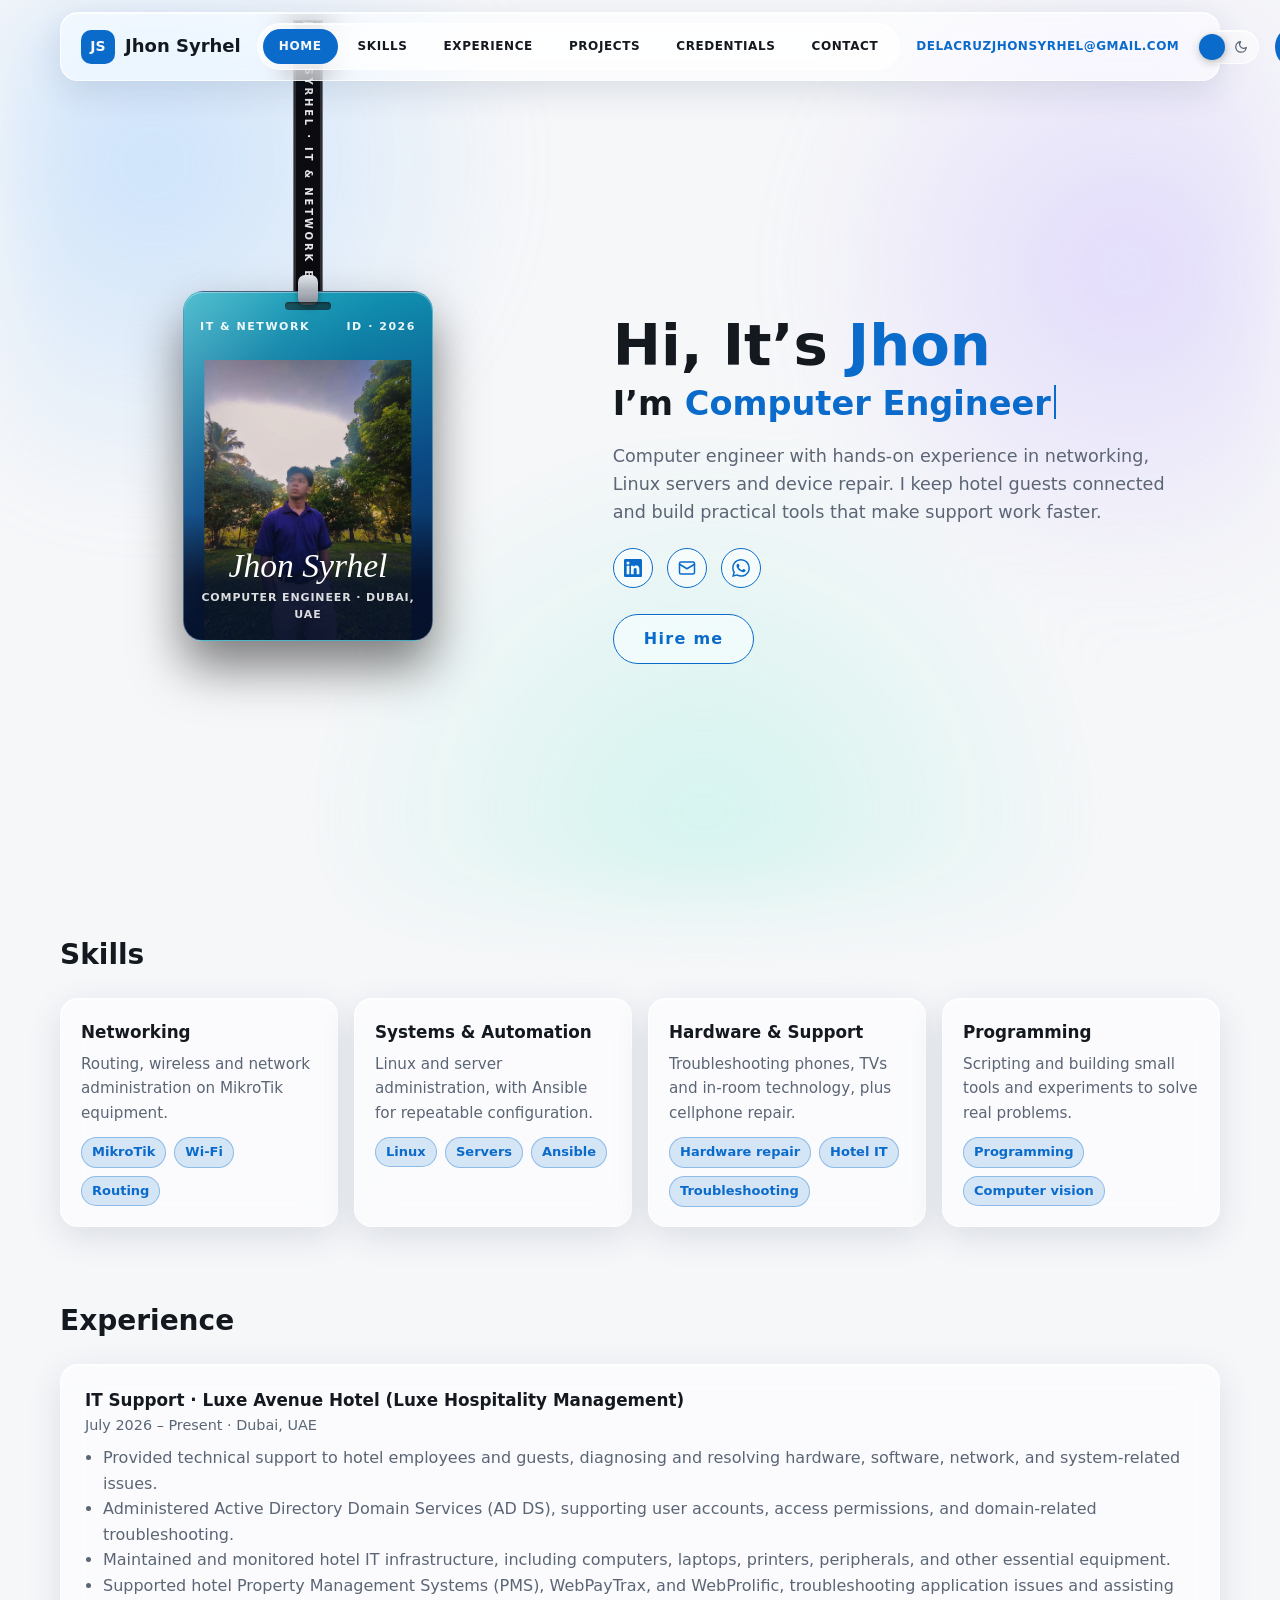
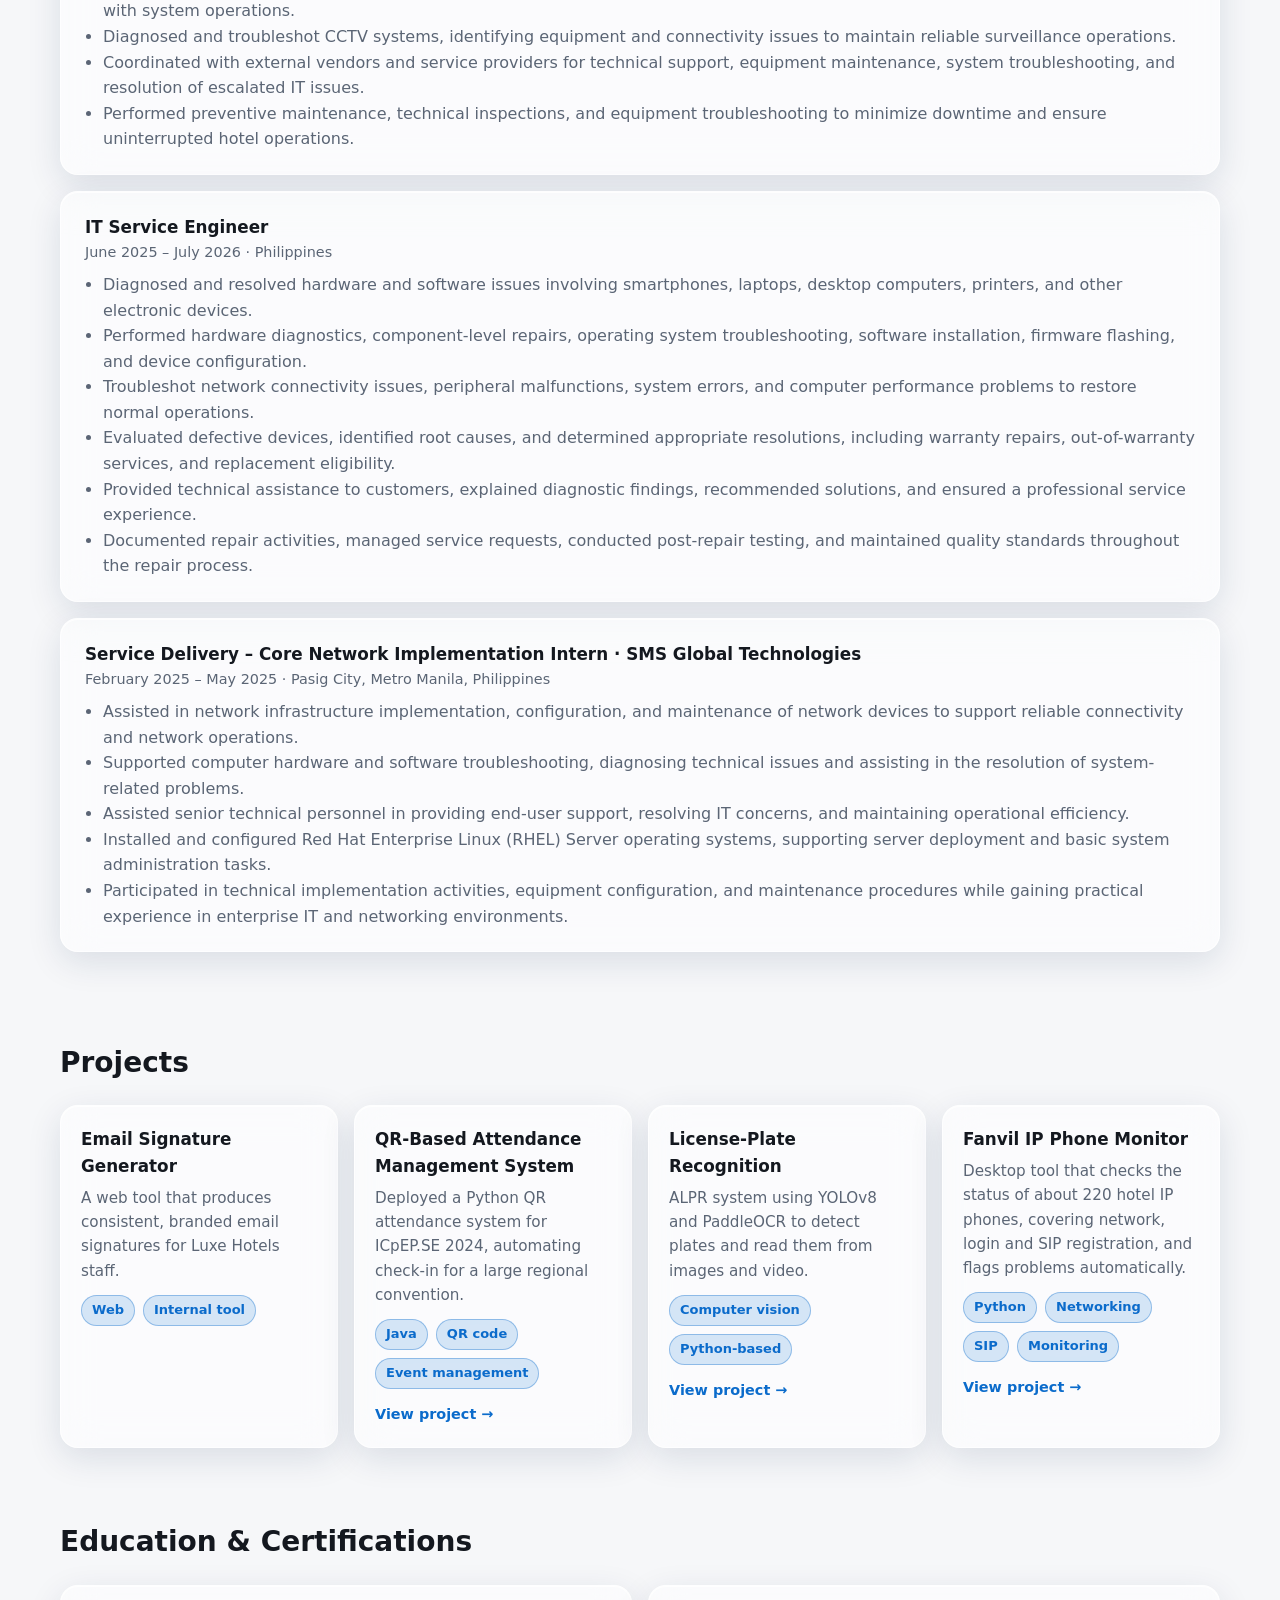
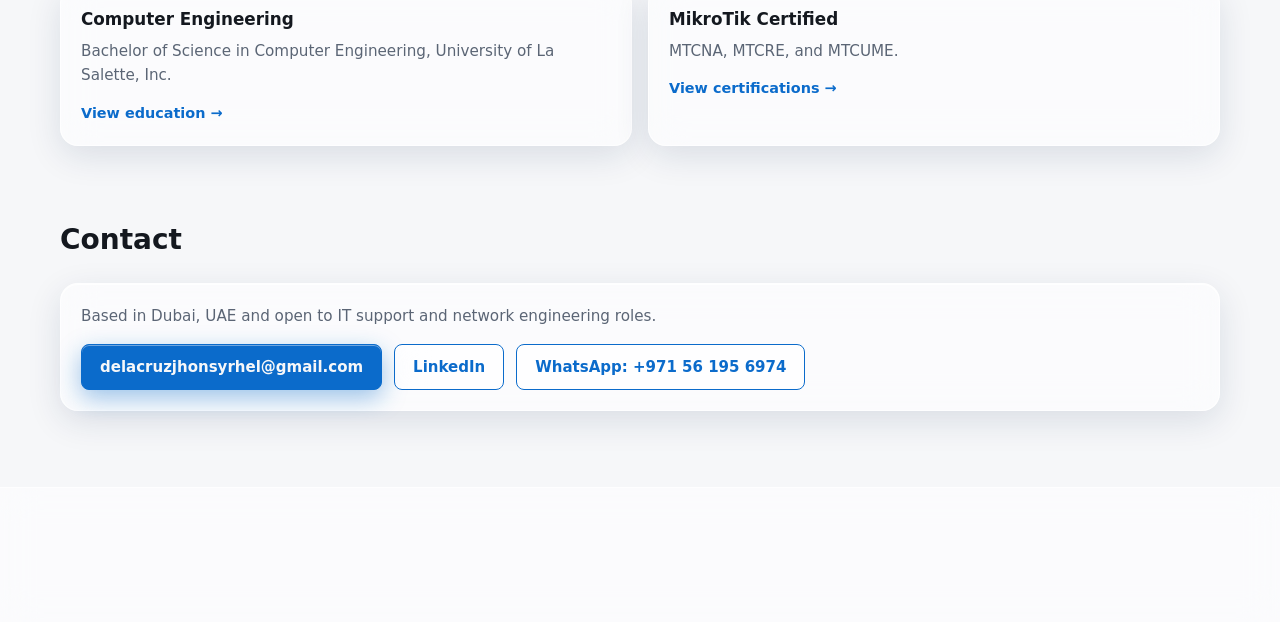
<file: index.html>
<!DOCTYPE html>
<html lang="en">
<head>
<meta charset="utf-8">
<meta name="viewport" content="width=device-width, initial-scale=1, viewport-fit=cover">
<link type="image/png" sizes="16x16" rel="icon" href="aimage/icons8-portfolio-16.png">
<title>Jhon Syrhel Dela Cruz – IT &amp; Network Engineer</title>
<head>
  <link rel="stylesheet" href="styles.css">
  <script src="theme.js?v=6"></script>
  <script src="scroll.js"></script>
  
</head>
<body>
  <script src="nav.js?v=6"></script>
  <nav class="topnav">
    <div class="topnav-bar">
      <a class="logo" href="#about">
        <span class="logo-mark">JS</span>
        <span class="logo-text">Jhon Syrhel</span>
      </a>
  
      <div class="nav-pill" id="navPill">
        <a href="#about" class="active">Home</a>
        <a href="#skills">Skills</a>
        <a href="#experience">Experience</a>
        <a href="#projects">Projects</a>
        <a href="#credentials">Credentials</a>
        <a href="#contact">Contact</a>
      </div>
  
      <div class="nav-right">
        <a class="nav-mail" href="mailto:delacruzjhonsyrhel@gmail.com">delacruzjhonsyrhel@gmail.com</a>
      
        <button class="theme-toggle" type="button" role="switch" aria-label="Toggle light or dark mode">
          <svg class="ico ico-sun" width="14" height="14" viewBox="0 0 24 24" fill="none" stroke="currentColor" stroke-width="2.2" stroke-linecap="round" stroke-linejoin="round" aria-hidden="true"><circle cx="12" cy="12" r="4"/><path d="M12 2v2M12 20v2M4.9 4.9l1.4 1.4M17.7 17.7l1.4 1.4M2 12h2M20 12h2M4.9 19.1l1.4-1.4M17.7 6.3l1.4-1.4"/></svg>
          <svg class="ico ico-moon" width="14" height="14" viewBox="0 0 24 24" fill="none" stroke="currentColor" stroke-width="2.2" stroke-linecap="round" stroke-linejoin="round" aria-hidden="true"><path d="M21 12.8A9 9 0 1 1 11.2 3a7 7 0 0 0 9.8 9.8z"/></svg>
          <span class="knob"></span>
        </button>
      
        <button class="nav-btn" id="navBtn" type="button" aria-label="Menu" aria-controls="navPill">
          <svg width="18" height="18" viewBox="0 0 18 18" fill="currentColor" aria-hidden="true">
            <circle cx="3" cy="3" r="1.8"/><circle cx="9" cy="3" r="1.8"/><circle cx="15" cy="3" r="1.8"/>
            <circle cx="3" cy="9" r="1.8"/><circle cx="9" cy="9" r="1.8"/><circle cx="15" cy="9" r="1.8"/>
            <circle cx="3" cy="15" r="1.8"/><circle cx="9" cy="15" r="1.8"/><circle cx="15" cy="15" r="1.8"/>
          </svg>
        </button>
      </div>
    </div>
  </nav>

<div class="wrap">
  <header id="about" class="hero">
    <div class="lanyard" id="lanyard">
      <div class="swing">
        <div class="strap"><span>JHON SYRHEL · IT &amp; NETWORK ENGINEER · DUBAI · JHON SYRHEL · IT &amp; NETWORK ENGINEER · DUBAI ·</span></div>
        <div class="clip"></div>
    
        <div class="id-card">
          <div class="id-slot"></div>
          <div class="id-top">
            <span class="id-org">IT &amp; NETWORK</span>
            <span class="id-year">ID · 2026</span>
          </div>
          <div class="id-photo">
            <img src="pictures/me.png" alt="Jhon Syrhel Dela Cruz" draggable="false">
          </div>
          <div class="id-info">
            <div class="id-name">Jhon Syrhel</div>
            <div class="id-role">Computer Engineer · Dubai, UAE</div>
          </div>
          <div class="id-shine"></div>
        </div>
      </div>
    </div>
  
    <div class="hero-text">
      <h1>Hi, It’s <span class="accent">Jhon</span></h1>
      <h2 class="role">I’m <span class="accent" id="typed"></span><span class="cursor" aria-hidden="true"></span></h2>
      <p class="lead">Computer engineer with hands-on experience in networking, Linux servers and device repair. I keep hotel guests connected and build practical tools that make support work faster.</p>
  
      <div class="socials">
        <a href="https://www.linkedin.com/in/jhon-syrhel" target="_blank" rel="noopener noreferrer" aria-label="LinkedIn">
          <svg width="18" height="18" viewBox="0 0 24 24" fill="currentColor" aria-hidden="true"><path d="M20.45 20.45h-3.56v-5.57c0-1.33-.03-3.04-1.85-3.04-1.86 0-2.14 1.45-2.14 2.94v5.67H9.34V9h3.42v1.56h.05c.48-.9 1.64-1.85 3.37-1.85 3.6 0 4.27 2.37 4.27 5.46v6.28zM5.34 7.43a2.07 2.07 0 1 1 0-4.14 2.07 2.07 0 0 1 0 4.14zM7.12 20.45H3.56V9h3.56v11.45zM22.22 0H1.77C.79 0 0 .77 0 1.73v20.54C0 23.23.79 24 1.77 24h20.45c.98 0 1.78-.77 1.78-1.73V1.73C24 .77 23.2 0 22.22 0z"/></svg>
        </a>
        <a href="mailto:delacruzjhonsyrhel@gmail.com" aria-label="Email">
          <svg width="18" height="18" viewBox="0 0 24 24" fill="none" stroke="currentColor" stroke-width="2" stroke-linecap="round" stroke-linejoin="round" aria-hidden="true"><rect x="2" y="4" width="20" height="16" rx="2"/><path d="m22 7-10 6L2 7"/></svg>
        </a>
        <a href="https://wa.me/971561856974" target="_blank" rel="noopener noreferrer" aria-label="WhatsApp">
          <svg width="18" height="18" viewBox="0 0 24 24" fill="currentColor" aria-hidden="true"><path d="M17.472 14.382c-.297-.149-1.758-.867-2.03-.967-.273-.099-.471-.148-.67.15-.197.297-.767.966-.94 1.164-.173.199-.347.223-.644.075-.297-.15-1.255-.463-2.39-1.475-.883-.788-1.48-1.761-1.653-2.059-.173-.297-.018-.458.13-.606.134-.133.298-.347.446-.52.149-.174.198-.298.298-.497.099-.198.05-.371-.025-.52-.075-.149-.669-1.612-.916-2.207-.242-.579-.487-.5-.669-.51-.173-.008-.371-.01-.57-.01-.198 0-.52.074-.792.372-.272.297-1.04 1.016-1.04 2.479 0 1.462 1.065 2.875 1.213 3.074.149.198 2.096 3.2 5.077 4.487.709.306 1.262.489 1.694.625.712.227 1.36.195 1.871.118.571-.085 1.758-.719 2.006-1.413.248-.694.248-1.289.173-1.413-.074-.124-.272-.198-.57-.347m-5.421 7.403h-.004a9.87 9.87 0 01-5.031-1.378l-.361-.214-3.741.982.998-3.648-.235-.374a9.86 9.86 0 01-1.51-5.26c.001-5.45 4.436-9.884 9.888-9.884 2.64 0 5.122 1.03 6.988 2.898a9.825 9.825 0 012.893 6.994c-.003 5.45-4.437 9.884-9.885 9.884m8.413-18.297A11.815 11.815 0 0012.05 0C5.495 0 .16 5.335.157 11.892c0 2.096.547 4.142 1.588 5.945L.057 24l6.305-1.654a11.882 11.882 0 005.683 1.448h.005c6.554 0 11.89-5.335 11.893-11.893a11.821 11.821 0 00-3.48-8.413z"/></svg>
        </a>
      </div>
  
      <a class="hire" href="#contact">Hire me</a>
    </div>
  </header>

<section id="skills">
  <h2>Skills</h2>
  <div class="grid">
    <div class="card"><h3>Networking</h3><p>Routing, wireless and network administration on MikroTik equipment.</p><div class="chips"><span class="chip">MikroTik</span><span class="chip">Wi-Fi</span><span class="chip">Routing</span></div></div>
    <div class="card"><h3>Systems &amp; Automation</h3><p>Linux and server administration, with Ansible for repeatable configuration.</p><div class="chips"><span class="chip">Linux</span><span class="chip">Servers</span><span class="chip">Ansible</span></div></div>
    <div class="card"><h3>Hardware &amp; Support</h3><p>Troubleshooting phones, TVs and in-room technology, plus cellphone repair.</p><div class="chips"><span class="chip">Hardware repair</span><span class="chip">Hotel IT</span><span class="chip">Troubleshooting</span></div></div>
    <div class="card"><h3>Programming</h3><p>Scripting and building small tools and experiments to solve real problems.</p><div class="chips"><span class="chip">Programming</span><span class="chip">Computer vision</span></div></div>
  </div>
</section>

<section id="experience">
  <h2>Experience</h2>
  <div class="job">
    <h3>IT Support · Luxe Avenue Hotel (Luxe Hospitality Management)</h3>
    <div class="when">July 2026 – Present · Dubai, UAE</div>
    <ul>
      <li>Provided technical support to hotel employees and guests, diagnosing and resolving hardware, software, network, and system-related issues.</li>
      <li>Administered Active Directory Domain Services (AD DS), supporting user accounts, access permissions, and domain-related troubleshooting.</li>
      <li>Maintained and monitored hotel IT infrastructure, including computers, laptops, printers, peripherals, and other essential equipment.</li>
      <li>Supported hotel Property Management Systems (PMS), WebPayTrax, and WebProlific, troubleshooting application issues and assisting with system operations.</li>
      <li>Diagnosed and troubleshot CCTV systems, identifying equipment and connectivity issues to maintain reliable surveillance operations.</li>
      <li>Coordinated with external vendors and service providers for technical support, equipment maintenance, system troubleshooting, and resolution of escalated IT issues.</li>
      <li>Performed preventive maintenance, technical inspections, and equipment troubleshooting to minimize downtime and ensure uninterrupted hotel operations.</li>
    </ul>
  </div>
  <div class="job">
    <h3>IT Service Engineer</h3>
    <div class="when">June 2025 – July 2026 · Philippines</div>
    <ul>
      <li>Diagnosed and resolved hardware and software issues involving smartphones, laptops, desktop computers, printers, and other electronic devices.</li>
      <li>Performed hardware diagnostics, component-level repairs, operating system troubleshooting, software installation, firmware flashing, and device configuration.</li>
      <li>Troubleshot network connectivity issues, peripheral malfunctions, system errors, and computer performance problems to restore normal operations.</li>
      <li>Evaluated defective devices, identified root causes, and determined appropriate resolutions, including warranty repairs, out-of-warranty services, and replacement eligibility.</li>
      <li>Provided technical assistance to customers, explained diagnostic findings, recommended solutions, and ensured a professional service experience.</li>
      <li>Documented repair activities, managed service requests, conducted post-repair testing, and maintained quality standards throughout the repair process.</li>
    </ul>
  </div>
  <div class="job">
    <h3>Service Delivery – Core Network Implementation Intern · SMS Global Technologies</h3>
    <div class="when">February 2025 – May 2025 · Pasig City, Metro Manila, Philippines</div>
    <ul>
      <li>Assisted in network infrastructure implementation, configuration, and maintenance of network devices to support reliable connectivity and network operations.</li>
      <li>Supported computer hardware and software troubleshooting, diagnosing technical issues and assisting in the resolution of system-related problems.</li>
      <li>Assisted senior technical personnel in providing end-user support, resolving IT concerns, and maintaining operational efficiency.</li>
      <li>Installed and configured Red Hat Enterprise Linux (RHEL) Server operating systems, supporting server deployment and basic system administration tasks.</li>
      <li>Participated in technical implementation activities, equipment configuration, and maintenance procedures while gaining practical experience in enterprise IT and networking environments.</li>
    </ul>
  </div>
</section>

<section id="projects">
  <h2>Projects</h2>
  <div class="grid">
    <div class="card"><h3>Email Signature Generator</h3><p>A web tool that produces consistent, branded email signatures for Luxe Hotels staff.</p><div class="chips"><span class="chip">Web</span><span class="chip">Internal tool</span></div></div>
    <a class="card card-link" href="qr-attendance.html">
      <h3>QR-Based Attendance Management System</h3>
      <p>Deployed a Python QR attendance system for ICpEP.SE 2024, automating check-in for a large regional convention.</p>
      <div class="chips"><span class="chip">Java</span><span class="chip">QR code</span><span class="chip">Event management</span></div>
      <span class="card-cta">View project →</span>
    </a>
    <a class="card card-link" href="license-plate-recognition.html">
      <h3>License-Plate Recognition</h3>
      <p>ALPR system using YOLOv8 and PaddleOCR to detect plates and read them from images and video.</p>
      <div class="chips"><span class="chip">Computer vision</span><span class="chip">Python-based</span></div>
      <span class="card-cta">View project →</span>
    </a>
    <a class="card card-link" href="fanvil-monitor.html">
      <h3>Fanvil IP Phone Monitor</h3>
      <p>Desktop tool that checks the status of about 220 hotel IP phones, covering network, login and SIP registration, and flags problems automatically.</p>
      <div class="chips"><span class="chip">Python</span><span class="chip">Networking</span><span class="chip">SIP</span><span class="chip">Monitoring</span></div>
      <span class="card-cta">View project →</span>
    </a>
  </div>
</section>

<section id="credentials">
  <h2>Education &amp; Certifications</h2>
  <div class="grid">
    <a class="card card-link" href="Education.html">
      <h3>Computer Engineering</h3>
      <p>Bachelor of Science in Computer Engineering, University of La Salette, Inc.</p>
      <span class="card-cta">View education →</span>
    </a>
    <a class="card card-link" href="certifications.html">
      <h3>MikroTik Certified</h3>
      <p>MTCNA, MTCRE, and MTCUME.</p>
      <span class="card-cta">View certifications →</span>
    </a>
  </div>
</section>

<section id="contact">
  <h2>Contact</h2>
  <div class="card">
    <p>Based in Dubai, UAE and open to IT support and network engineering roles.</p>
    <div class="btns">
      <a class="btn p" href="mailto:delacruzjhonsyrhel@gmail.com">delacruzjhonsyrhel@gmail.com</a>
      <a class="btn" href="https://www.linkedin.com/in/jhon-syrhel">LinkedIn</a>
      <a class="btn" href="https://wa.me/971561856974" target="_blank" rel="noopener noreferrer">WhatsApp: +971 56 195 6974</a>
    </div>
  </div>
</section>
</div>

<footer>
  <div class="wrap">
    <p class="credit-label">© 2026 Jhon Syrhel Dela Cruz</p>
  </div>
</footer>
</body>
</html>



<script>
  const links = document.querySelectorAll('.nav-pill a');
  const pill = document.getElementById('navPill');
  const btn = document.getElementById('navBtn');

  // highlight the current section
  const sections = [...links].map(a => document.querySelector(a.getAttribute('href')));
  const spy = new IntersectionObserver(entries => {
    entries.forEach(e => {
      if (e.isIntersecting) {
        links.forEach(a => a.classList.toggle('active', a.getAttribute('href') === '#' + e.target.id));
      }
    });
  }, { rootMargin: '-45% 0px -50% 0px' });
  sections.forEach(s => s && spy.observe(s));

  // round button: opens the menu on phones, jumps to Contact on desktop
  btn.addEventListener('click', () => {
    if (window.innerWidth <= 820) pill.classList.toggle('open');
    else location.hash = '#contact';
  });
  links.forEach(a => a.addEventListener('click', () => pill.classList.remove('open')));
</script>

<script>
  // typing effect for the role line
  const roles = ["Computer Engineer", "IT Support", "Network Associate", "Routing Engineer", "User Management Engineer"];
  const out = document.getElementById("typed");
  let r = 0, c = 0, deleting = false;

  if (window.matchMedia("(prefers-reduced-motion: reduce)").matches) {
    out.textContent = roles[0];
  } else {
    (function tick() {
      const word = roles[r];
      out.textContent = word.slice(0, c);
      if (!deleting && c === word.length) { deleting = true; return setTimeout(tick, 1400); }
      if (deleting && c === 0) { deleting = false; r = (r + 1) % roles.length; return setTimeout(tick, 350); }
      c += deleting ? -1 : 1;
      setTimeout(tick, deleting ? 45 : 90);
    })();
  }
</script>
</file>
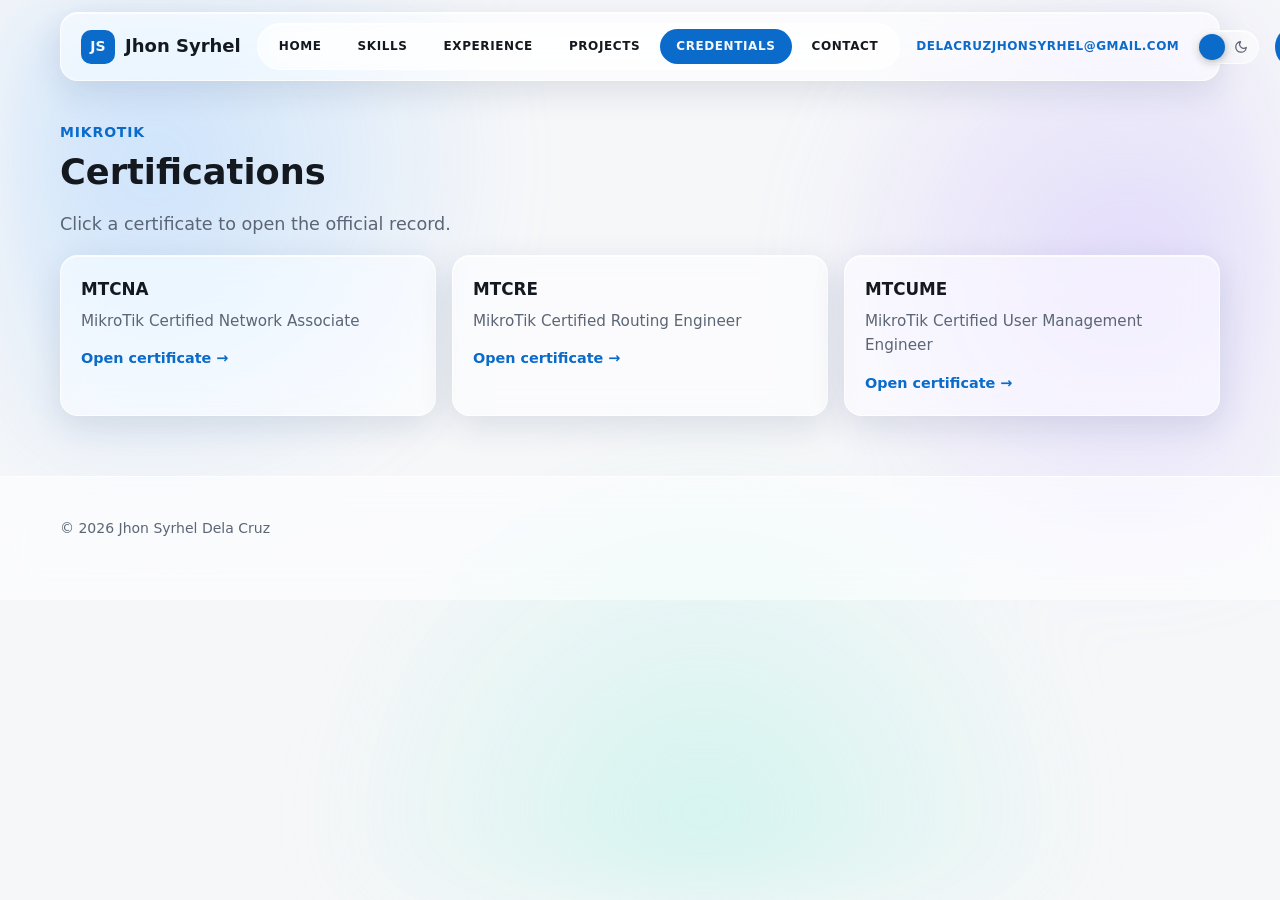
<file: certifications.html>
<!DOCTYPE html>
<html lang="en">
<head>
<meta charset="utf-8">
<meta name="viewport" content="width=device-width, initial-scale=1, viewport-fit=cover">
<link type="image/png" sizes="16x16" rel="icon" href="aimage/icons8-portfolio-16.png">
<title>Certifications – Jhon Syrhel Dela Cruz</title>
<link rel="stylesheet" href="styles.css">
<script src="theme.js"></script>
<script src="scroll.js"></script>
</head>
<body>
  <div id="site-nav"></div>
  <script src="nav.js"></script>
<div class="wrap">
  <article class="page">
    <div class="tag">MikroTik</div>
    <h1>Certifications</h1>
    <p class="lead">Click a certificate to open the official record.</p>

    <div class="grid">
      <!-- Replace each href with your official MikroTik certificate URL -->
      <a class="card cert-card" href="https://mikrotik.com/training/certificates/c315530cd91a27639807" target="_blank" rel="noopener noreferrer">
        <h3>MTCNA</h3>
        <p>MikroTik Certified Network Associate</p>
        <span class="card-cta">Open certificate →</span>
      </a>
      <a class="card cert-card" href="http://mikrotik.com/training/certificates/c315808cc3e6b8a6990f" target="_blank" rel="noopener noreferrer">
        <h3>MTCRE</h3>
        <p>MikroTik Certified Routing Engineer</p>
        <span class="card-cta">Open certificate →</span>
      </a>
      <a class="card cert-card" href="https://mikrotik.com/training/certificates/c315560c20afb95c9d73" target="_blank" rel="noopener noreferrer">
        <h3>MTCUME</h3>
        <p>MikroTik Certified User Management Engineer</p>
        <span class="card-cta">Open certificate →</span>
      </a>
    </div>
  </article>
</div>

<footer><div class="wrap">© 2026 Jhon Syrhel Dela Cruz</div></footer>
</body>
</html>
</file>
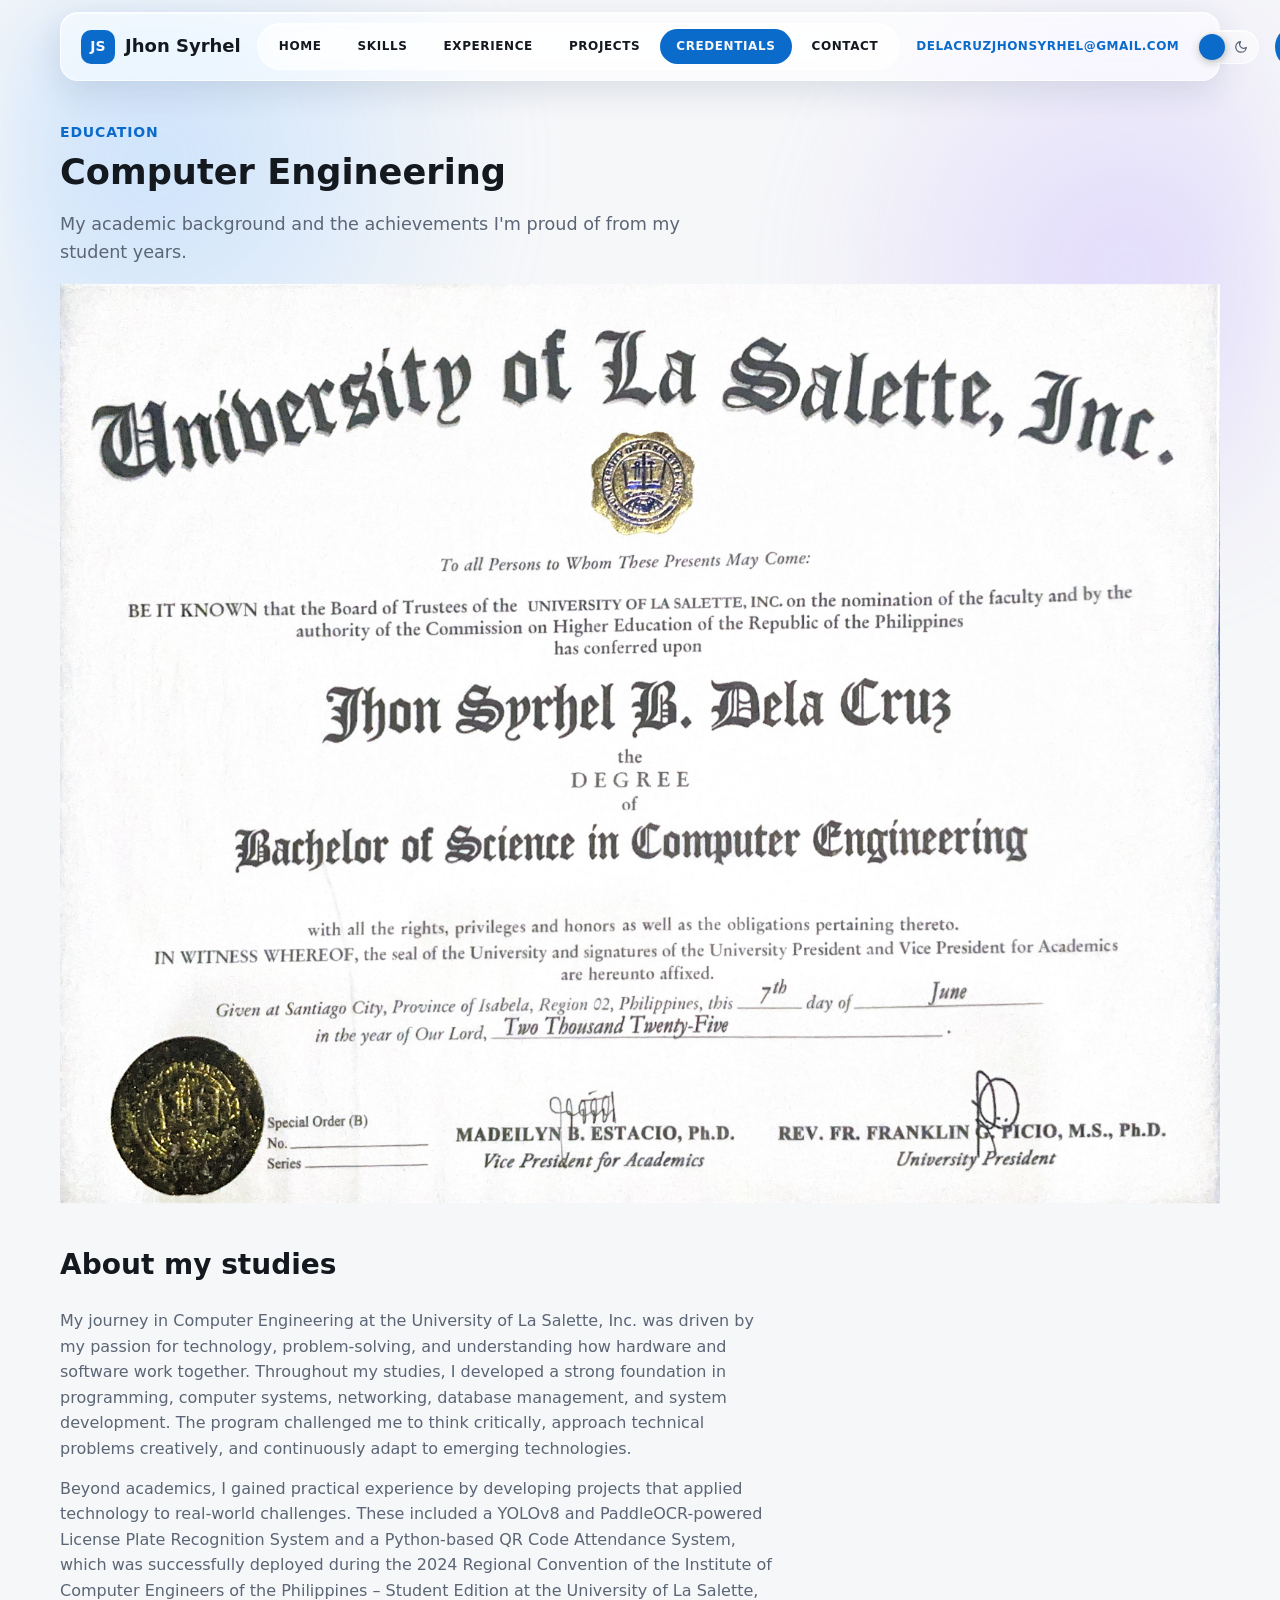
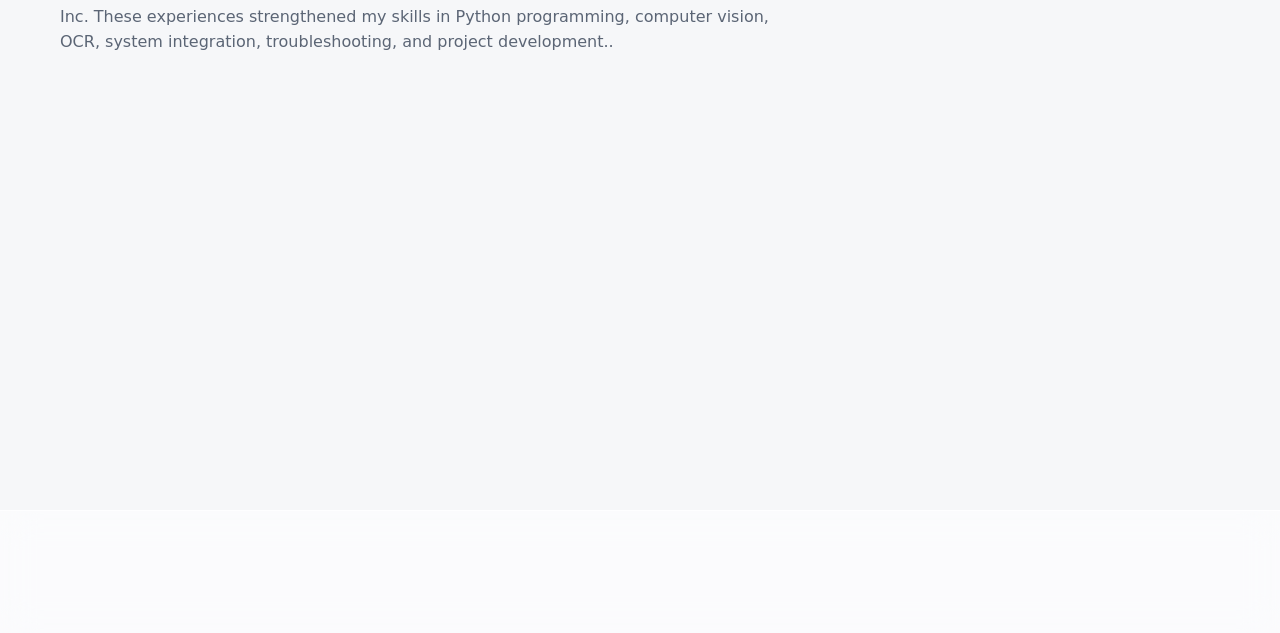
<file: Education.html>
<!DOCTYPE html>
<html lang="en">
<head>
<meta charset="utf-8">
<meta name="viewport" content="width=device-width, initial-scale=1, viewport-fit=cover">
<link type="image/png" sizes="16x16" rel="icon" href="aimage/icons8-portfolio-16.png">
<title>Education – Jhon Syrhel Dela Cruz</title>
<script src="scroll.js"></script>
<link rel="stylesheet" href="styles.css">
<script src="theme.js"></script>
</head>
<body>
  <div id="site-nav"></div>
  <script src="nav.js"></script>

<div class="wrap">
  <article class="page">
    <div class="tag">Education</div>
    <h1>Computer Engineering</h1>
    <p class="lead">My academic background and the achievements I'm proud of from my student years.</p>

    <a href="pictures/diploma.png" target="_blank" rel="noopener">
      <img src="pictures/diploma.png" alt="Diploma in Computer Engineering of Jhon Syrhel Dela Cruz">
    </a>

    <h2 style="margin-top:32px">About my studies</h2>
    <div class="prose">
      <p>My journey in Computer Engineering at the University of La Salette, Inc. was driven by my passion for technology, problem-solving, and understanding how hardware and software work together. Throughout my studies, I developed a strong foundation in programming, computer systems, networking, database management, and system development. The program challenged me to think critically, approach technical problems creatively, and continuously adapt to emerging technologies.</p>
      <p>Beyond academics, I gained practical experience by developing projects that applied technology to real-world challenges. These included a YOLOv8 and PaddleOCR-powered License Plate Recognition System and a Python-based QR Code Attendance System, which was successfully deployed during the 2024 Regional Convention of the Institute of Computer Engineers of the Philippines – Student Edition at the University of La Salette, Inc. These experiences strengthened my skills in Python programming, computer vision, OCR, system integration, troubleshooting, and project development..</p>
    </div>  

    <h2 style="margin-top:32px">Notable achievements</h2>
    <div class="grid">
      <div class="card"><h3>Developed a YOLOv8 and PaddleOCR-Based License Plate Recognition System</h3><p>Designed and developed a system that combines YOLOv8 object detection and PaddleOCR text recognition to detect vehicles and extract license plate information, demonstrating practical applications of computer vision and artificial intelligence.</p></div>
      <div class="card"><h3>Successfully Deployed a QR-Based Attendance System – 2024</h3><p>Developed and implemented a Python-based QR Code Attendance System used during the Regional Convention of the Institute of Computer Engineers of the Philippines – Student Edition in 2024 at the University of La Salette, Inc.</p></div>
      <div class="card"><h3>Bachelor of Science in Computer Engineering Graduate – 2025</h3><p>Successfully completed the Bachelor of Science in Computer Engineering program at the University of La Salette, Inc., Academic Year 2024–2025, building a solid foundation in software development, hardware systems, networking, and information technology.</p></div>
    </div>
  </article>
</div>

<footer><div class="wrap">© 2026 Jhon Syrhel Dela Cruz</div></footer>
</body>
</html>
</file>
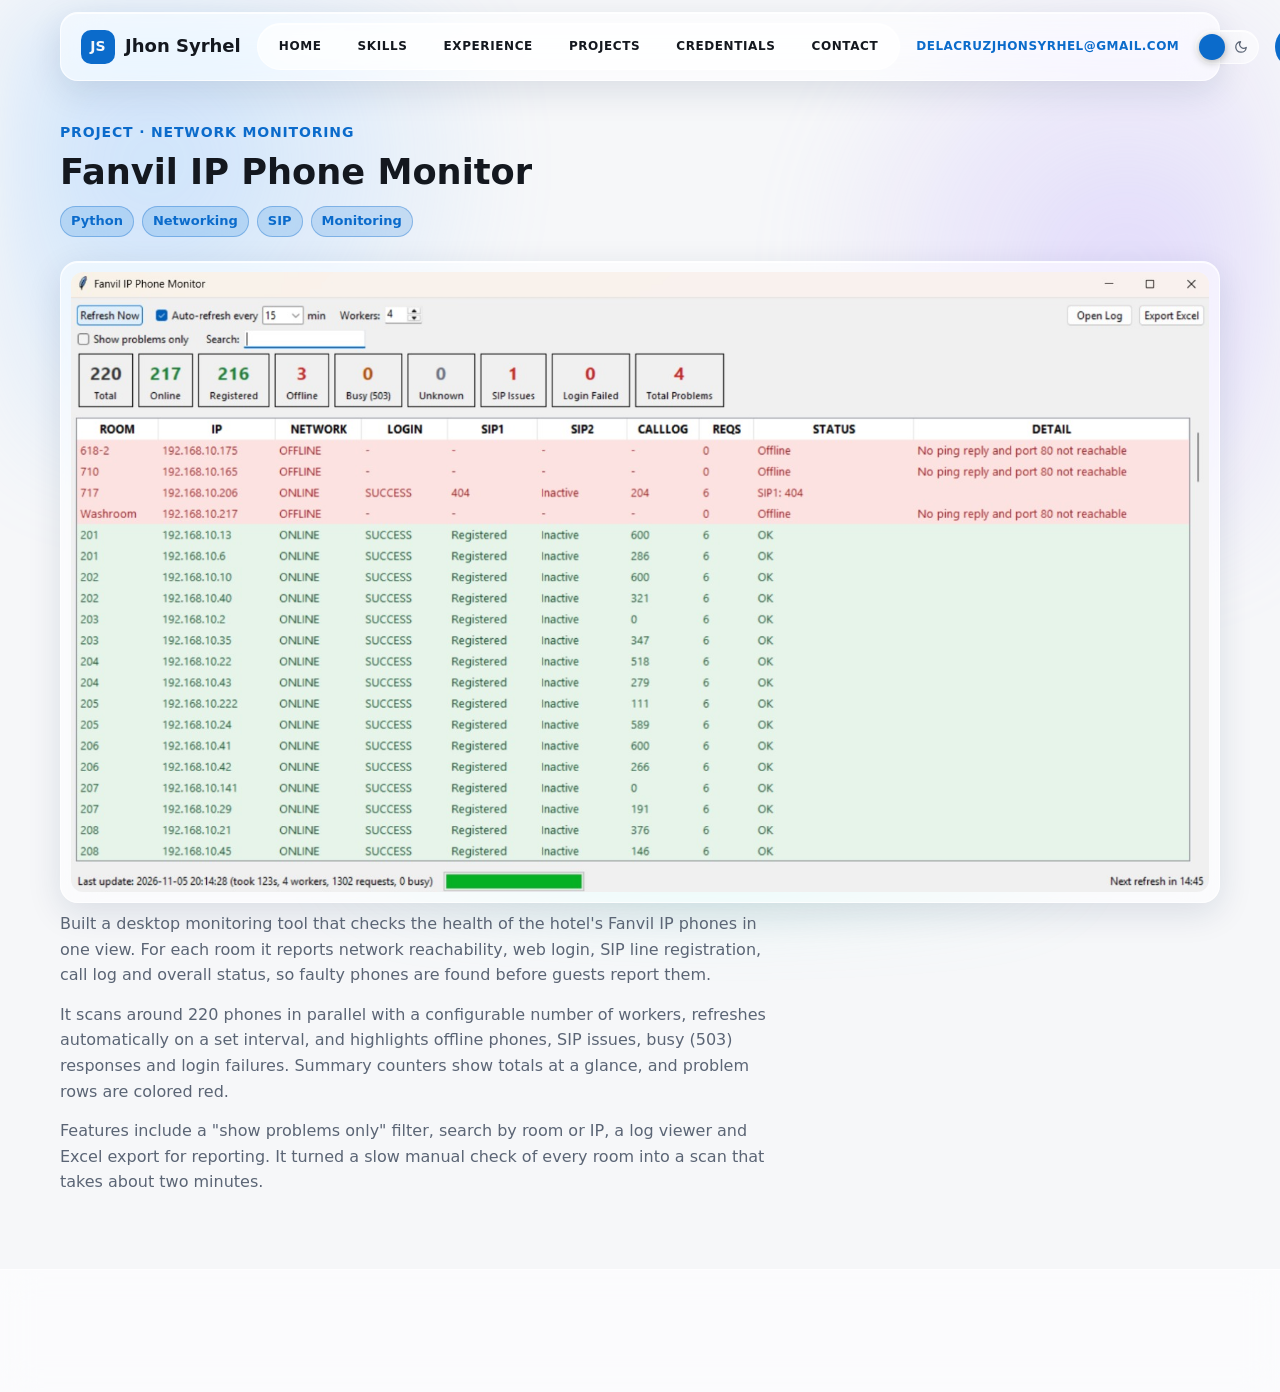
<file: fanvil-monitor.html>
<!DOCTYPE html>
<html lang="en">
<head>
<meta charset="utf-8">
<meta name="viewport" content="width=device-width, initial-scale=1, viewport-fit=cover">
<link type="image/png" sizes="16x16" rel="icon" href="aimage/icons8-portfolio-16.png">
<title>Fanvil IP Phone Monitor – Jhon Syrhel Dela Cruz</title>
<link rel="stylesheet" href="styles.css">
<script src="theme.js?v=6"></script>
<script src="scroll.js?v=1"></script>
</head>
<body>
<div id="site-nav"></div>
<script src="nav.js?v=6"></script>

<div class="wrap">
  <article class="page">
    <div class="tag">Project · Network monitoring</div>
    <h1>Fanvil IP Phone Monitor</h1>
    <div class="chips"><span class="chip">Python</span><span class="chip">Networking</span><span class="chip">SIP</span><span class="chip">Monitoring</span></div>

    <div class="photo-slot shot">
      <a href="pictures/fanvil-monitor.jpeg" target="_blank" rel="noopener">
        <img src="pictures/fanvil-monitor.jpeg" alt="Fanvil IP Phone Monitor showing room, network, login and SIP status for each phone">
      </a>
    </div>

    <div class="prose">
      <p>Built a desktop monitoring tool that checks the health of the hotel's Fanvil IP phones in one view. For each room it reports network reachability, web login, SIP line registration, call log and overall status, so faulty phones are found before guests report them.</p>
      <p>It scans around 220 phones in parallel with a configurable number of workers, refreshes automatically on a set interval, and highlights offline phones, SIP issues, busy (503) responses and login failures. Summary counters show totals at a glance, and problem rows are colored red.</p>
      <p>Features include a "show problems only" filter, search by room or IP, a log viewer and Excel export for reporting. It turned a slow manual check of every room into a scan that takes about two minutes.</p>
    </div>
  </article>
</div>

<footer><div class="wrap">© 2026 Jhon Syrhel Dela Cruz</div></footer>
</body>
</html>
</file>
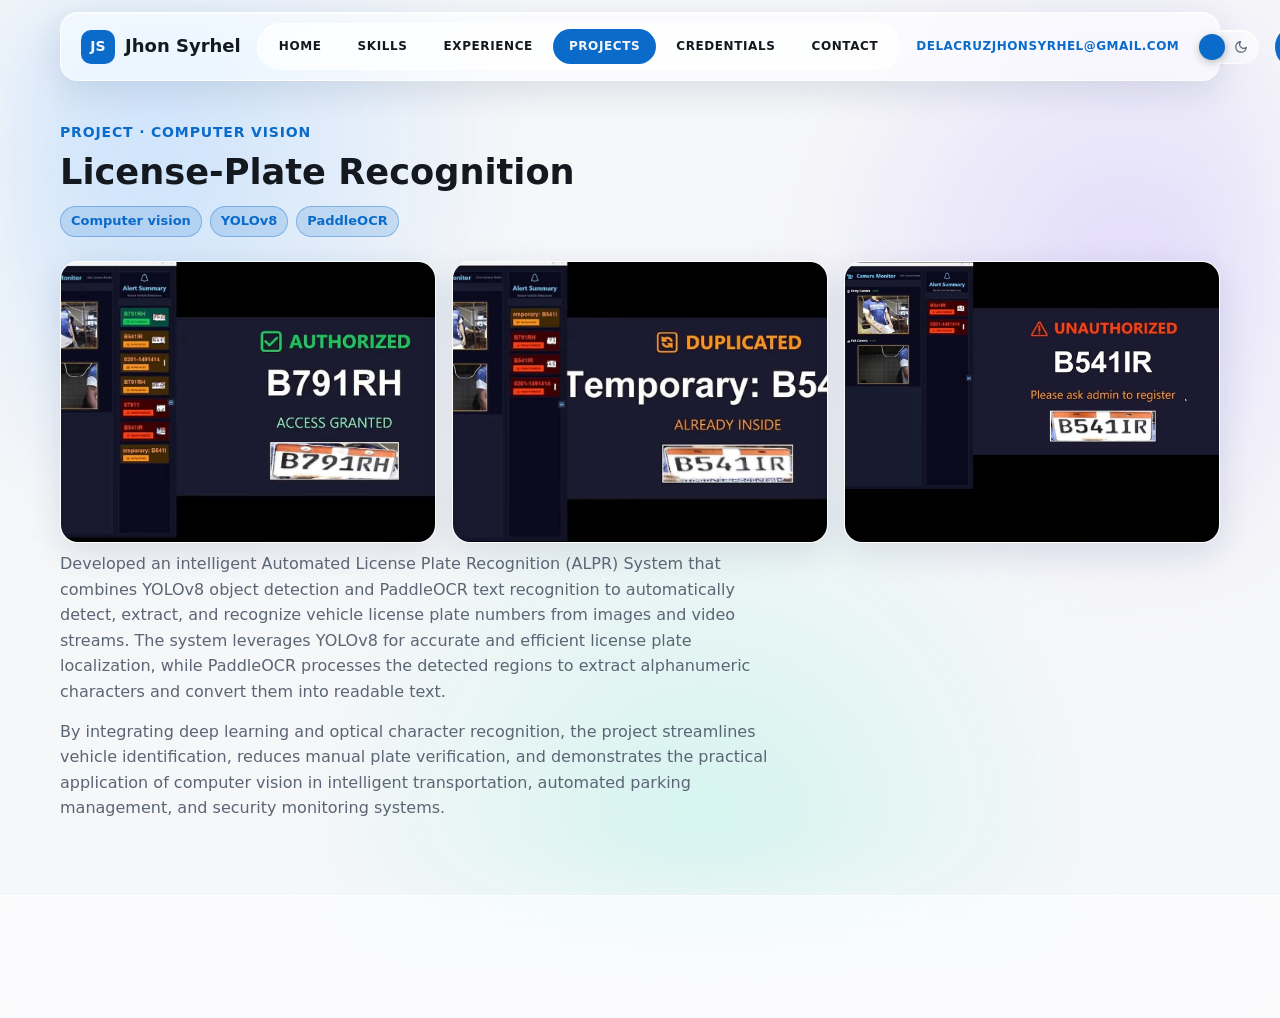
<file: license-plate-recognition.html>
<!DOCTYPE html>
<html lang="en">
<head>
<meta charset="utf-8">
<meta name="viewport" content="width=device-width, initial-scale=1, viewport-fit=cover">
<link type="image/png" sizes="16x16" rel="icon" href="aimage/icons8-portfolio-16.png">
<title>License-Plate Recognition – Jhon Syrhel Dela Cruz</title>
<link rel="stylesheet" href="styles.css">
<script src="theme.js"></script>
<script src="scroll.js"></script>
</head>
<body>
  <div id="site-nav"></div>
  <script src="nav.js"></script>
<div class="wrap">
  <article class="page">
    <div class="tag">Project · Computer vision</div>
    <h1>License-Plate Recognition</h1>
    <div class="chips"><span class="chip">Computer vision</span><span class="chip">YOLOv8</span><span class="chip">PaddleOCR</span></div>

    <div class="grid" style="margin: 24px 0 8px;">
      <div class="photo-slot" style="margin:0;">
        <img src="pictures/LPRSGRANT.jpg" alt="License-plate recognition system detecting a vehicle plate – photo 1">
      </div>
      <div class="photo-slot" style="margin:0;">
        <img src="pictures/LPRSDUP.jpg" alt="License-plate recognition system detecting a vehicle plate – photo 2">
      </div>
      <div class="photo-slot" style="margin:0;">
        <img src="pictures/LPRSNOT.jpg" alt="License-plate recognition system detecting a vehicle plate – photo 3">
      </div>
    </div>

    <div class="prose">
      <p>Developed an intelligent Automated License Plate Recognition (ALPR) System that combines YOLOv8 object detection and PaddleOCR text recognition to automatically detect, extract, and recognize vehicle license plate numbers from images and video streams. The system leverages YOLOv8 for accurate and efficient license plate localization, while PaddleOCR processes the detected regions to extract alphanumeric characters and convert them into readable text.</p>
      <p>By integrating deep learning and optical character recognition, the project streamlines vehicle identification, reduces manual plate verification, and demonstrates the practical application of computer vision in intelligent transportation, automated parking management, and security monitoring systems.</p>
    </div>
  </article>
</div>

<footer><div class="wrap">© 2026 Jhon Syrhel Dela Cruz</div></footer>
</body>
</html>
</file>
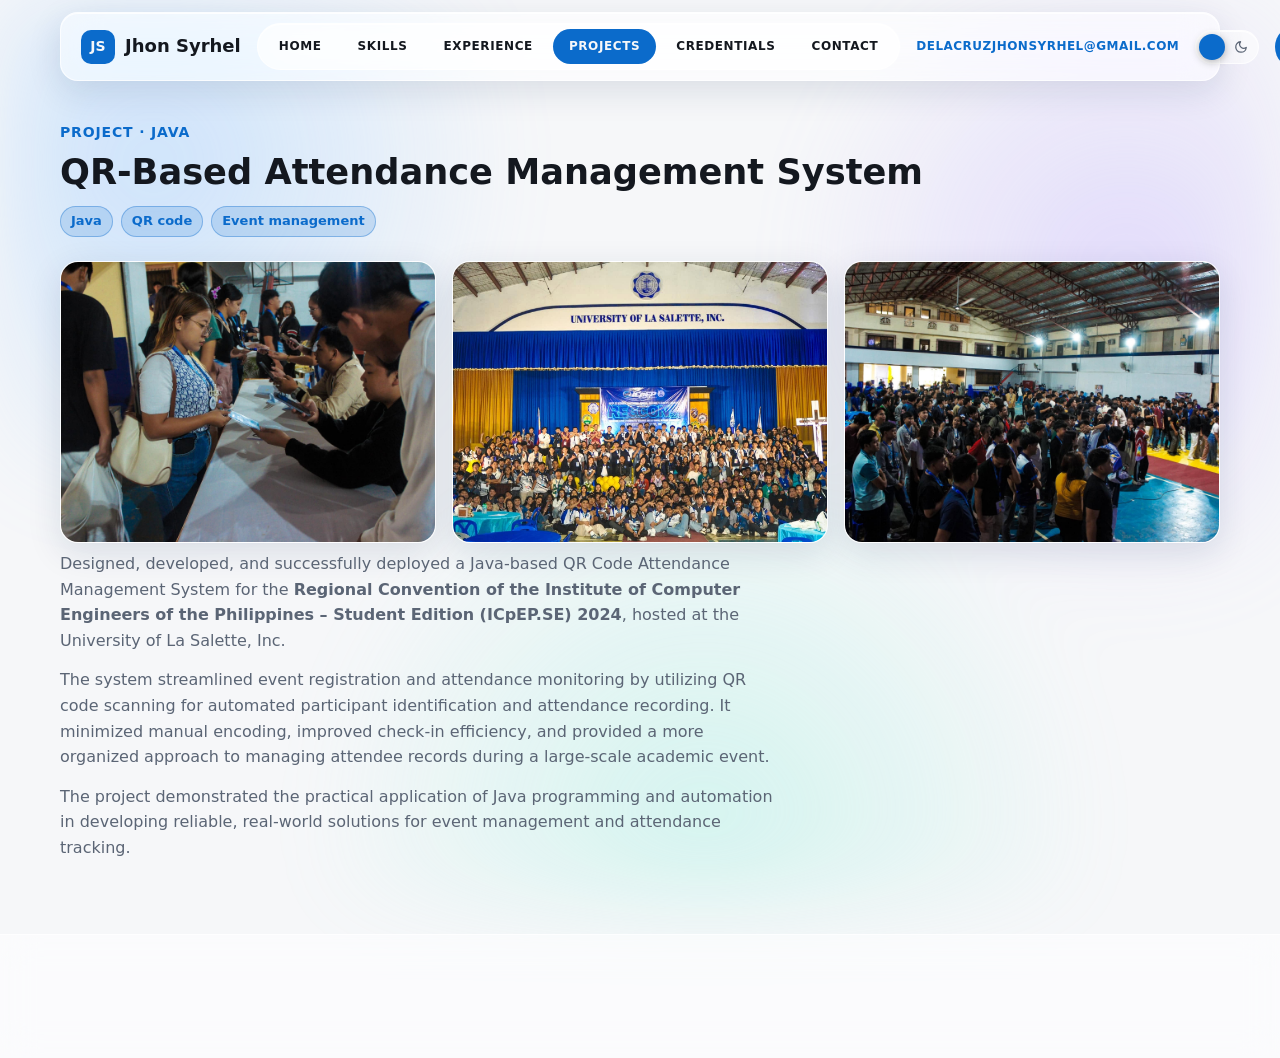
<file: qr-attendance.html>
<!DOCTYPE html>
<html lang="en">
<head>
<meta charset="utf-8">
<meta name="viewport" content="width=device-width, initial-scale=1, viewport-fit=cover">
<link type="image/png" sizes="16x16" rel="icon" href="aimage/icons8-portfolio-16.png">
<title>QR-Based Attendance Management System – Jhon Syrhel Dela Cruz</title>
<link rel="stylesheet" href="styles.css">
<script src="theme.js"></script>
<script src="scroll.js"></script>
</head>
<body>
  <div id="site-nav"></div>
  <script src="nav.js"></script>
<div class="wrap">
  <article class="page">
    <div class="tag">Project · Java</div>
    <h1>QR-Based Attendance Management System</h1>
    <div class="chips"><span class="chip">Java</span><span class="chip">QR code</span><span class="chip">Event management</span></div>

    <div class="grid" style="margin: 24px 0 8px;">
      <div class="photo-slot" style="margin:0;">
        <img src="pictures/QR.jpg" alt="QR attendance system at ICpEP.SE 2024 – photo 1">
      </div>
      <div class="photo-slot" style="margin:0;">
        <img src="pictures/REG.jpg" alt="QR attendance system at ICpEP.SE 2024 – photo 2">
      </div>
      <div class="photo-slot" style="margin:0;">
        <img src="pictures/REGCON.jpg" alt="QR attendance system at ICpEP.SE 2024 – photo 3">
      </div>
    </div>

    <div class="prose">
      <p>Designed, developed, and successfully deployed a Java-based QR Code Attendance Management System for the <strong>Regional Convention of the Institute of Computer Engineers of the Philippines – Student Edition (ICpEP.SE) 2024</strong>, hosted at the University of La Salette, Inc.</p>
      <p>The system streamlined event registration and attendance monitoring by utilizing QR code scanning for automated participant identification and attendance recording. It minimized manual encoding, improved check-in efficiency, and provided a more organized approach to managing attendee records during a large-scale academic event.</p>
      <p>The project demonstrated the practical application of Java programming and automation in developing reliable, real-world solutions for event management and attendance tracking.</p>
    </div>
  </article>
</div>

<footer><div class="wrap">© 2026 Jhon Syrhel Dela Cruz</div></footer>
</body>
</html>
</file>
<file: styles.css>
:root {
  --bg: #f6f7f9;
  --card: #fff;
  --text: #14181f;
  --muted: #5b6575;
  --accent: #0b6bcb;
  --line: #e1e5eb;
  --chip: #e8f1fb;

  --glass: rgba(255, 255, 255, 0.55);
  --glass-strong: rgba(255, 255, 255, 0.7);
  --glass-border: rgba(255, 255, 255, 0.7);
  --glass-shine: rgba(255, 255, 255, 0.8);
  --glass-shadow: 0 10px 34px rgba(20, 40, 80, 0.12);
  --blob-a: #8ec5ff;
  --blob-b: #c3b1ff;
  --blob-c: #9ff0e0;

  box-sizing: border-box;
  padding-top: env(safe-area-inset-top, 0px);
  padding-bottom: env(safe-area-inset-bottom, 0px);
}

@media (prefers-color-scheme: dark) {
  :root:not([data-theme="light"]) {
    --bg: #0e1117;
    --card: #161b24;
    --text: #e9edf3;
    --muted: #9aa5b5;
    --accent: #5aa9ff;
    --line: #262d3a;
    --chip: #1a2a40;

    --glass: rgba(255, 255, 255, 0.06);
    --glass-strong: rgba(255, 255, 255, 0.1);
    --glass-border: rgba(255, 255, 255, 0.16);
    --glass-shine: rgba(255, 255, 255, 0.3);
    --glass-shadow: 0 14px 40px rgba(0, 0, 0, 0.4);
    --blob-a: #2f7dff;
    --blob-b: #7a5cff;
    --blob-c: #12b8a6;
    color-scheme: dark;
  }
}

:root[data-theme="dark"] {
  --bg: #0e1117;
  --card: #161b24;
  --text: #e9edf3;
  --muted: #9aa5b5;
  --accent: #5aa9ff;
  --line: #262d3a;
  --chip: #1a2a40;

  --glass: rgba(255, 255, 255, 0.06);
  --glass-strong: rgba(255, 255, 255, 0.1);
  --glass-border: rgba(255, 255, 255, 0.16);
  --glass-shine: rgba(255, 255, 255, 0.3);
  --glass-shadow: 0 14px 40px rgba(0, 0, 0, 0.4);
  --blob-a: #2f7dff;
  --blob-b: #7a5cff;
  --blob-c: #12b8a6;
  color-scheme: dark;
}

html {
  scroll-padding-top: 96px;
  scroll-behavior: smooth;
}

* {
  box-sizing: border-box;
}

body {
  margin: 0;
  background: var(--bg);
  color: var(--text);
  font: 16px/1.6 system-ui, -apple-system, "Segoe UI", Roboto, sans-serif;
}

/* fixed glowing lights behind the whole site (what the glass blurs) */
body::before {
  content: "";
  position: fixed;
  inset: 0;
  z-index: -1;
  pointer-events: none;
  background:
    radial-gradient(520px circle at 12% 18%, var(--blob-a), transparent 70%),
    radial-gradient(480px circle at 88% 30%, var(--blob-b), transparent 70%),
    radial-gradient(560px circle at 55% 92%, var(--blob-c), transparent 70%);
  opacity: 0.4;
  filter: blur(40px);
}

/* ---------- Layout ---------- */
.wrap {
  max-width: 1100px;
  margin: 0 auto;
  padding: 0 20px;
}

h1 {
  font-size: clamp(2rem, 6vw, 3.2rem);
  line-height: 1.15;
  margin: 8px 0 14px;
}

h2 {
  font-size: 1.5rem;
  margin: 0 0 20px;
}

section {
  padding: 36px 0;
}

.accent { color: var(--accent); }

.tag {
  color: var(--accent);
  font-weight: 600;
  font-size: 14px;
  letter-spacing: 0.06em;
  text-transform: uppercase;
}

.lead {
  color: var(--muted);
  font-size: 1.1rem;
  max-width: 620px;
}

/* ---------- Old nav (subpages) ---------- */
nav {
  position: sticky;
  top: env(safe-area-inset-top, 0px);
  z-index: 5;
}

nav:not(.topnav) {
  border-bottom: 1px solid var(--glass-border);
}

nav .wrap {
  display: flex;
  gap: 20px;
  padding: 12px 20px;
  overflow-x: auto;
  white-space: nowrap;
  font-size: 14px;
}

nav a {
  color: var(--muted);
  text-decoration: none;
}

nav a:hover {
  color: var(--accent);
}

.page-nav a.home {
  font-weight: 600;
  color: var(--text);
}

/* ---------- Pill nav (homepage) ---------- */
nav.topnav {
  padding: 12px 20px 0;
  background: transparent;
}

.topnav-bar {
  position: relative;
  max-width: 1100px;
  margin: 0 auto;
  display: flex;
  align-items: center;
  justify-content: space-between;
  gap: 16px;
  padding: 10px 12px 10px 20px;
  border-radius: 18px;
}

.topnav a { text-decoration: none; }

.logo {
  display: flex;
  align-items: center;
  gap: 10px;
  color: var(--text);
  font-weight: 800;
  font-size: 18px;
  white-space: nowrap;
}

.logo-mark {
  display: grid;
  place-items: center;
  width: 34px;
  height: 34px;
  border-radius: 10px;
  background: var(--accent);
  color: var(--bg);
  font-size: 14px;
  font-weight: 800;
}

.nav-pill {
  display: flex;
  gap: 4px;
  padding: 5px;
  border-radius: 999px;
}

.nav-pill a {
  padding: 8px 16px;
  border-radius: 999px;
  color: var(--text);
  font-size: 12px;
  font-weight: 700;
  letter-spacing: 0.05em;
  text-transform: uppercase;
  transition: background 0.15s ease, color 0.15s ease;
}

.nav-pill a:hover { color: var(--accent); }

.nav-pill a.active {
  background: var(--accent);
  color: var(--bg);
}

.nav-right {
  display: flex;
  align-items: center;
  gap: 16px;
}

.topnav .nav-mail {
  color: var(--accent);
  font-size: 12px;
  font-weight: 700;
  letter-spacing: 0.04em;
  text-transform: uppercase;
}

.nav-btn {
  display: grid;
  place-items: center;
  width: 44px;
  height: 44px;
  border: 0;
  border-radius: 50%;
  background: var(--accent);
  color: var(--bg);
  cursor: pointer;
  transition: transform 0.15s ease;
}

.nav-btn:hover { transform: scale(1.06); }

/* ---------- Hero ---------- */
.hero {
  display: grid;
  grid-template-columns: 0.9fr 1.1fr;
  gap: 56px;
  align-items: center;
  min-height: calc(100vh - 84px);
  padding: 32px 0;
}

/* glass oval photo frame */
.hero-img {
  position: relative;
  justify-self: center;
  width: min(100%, 440px);
  aspect-ratio: 3 / 4;
  padding: 14px;
  border-radius: 50%;
  overflow: hidden;
  background: linear-gradient(145deg, rgba(255, 255, 255, 0.18), rgba(255, 255, 255, 0.04));
  -webkit-backdrop-filter: blur(18px) saturate(160%);
  backdrop-filter: blur(18px) saturate(160%);
  border: 1px solid rgba(255, 255, 255, 0.28);
  box-shadow:
    0 24px 60px rgba(0, 0, 0, 0.45),
    inset 0 1px 0 rgba(255, 255, 255, 0.35),
    inset 0 -1px 0 rgba(255, 255, 255, 0.08);
}

/* diagonal glass reflection */
.hero-img::before {
  content: "";
  position: absolute;
  inset: 0;
  z-index: 2;
  border-radius: inherit;
  background: linear-gradient(120deg, rgba(255, 255, 255, 0.28) 0%, rgba(255, 255, 255, 0.06) 28%, transparent 45%);
  pointer-events: none;
}

.hero-img img {
  display: block;
  width: 100%;
  height: 100%;
  object-fit: cover;
  object-position: 45% 55%;
  border-radius: 50%;
  box-shadow: 0 0 0 1px rgba(255, 255, 255, 0.2);
}

.hero-text h1 {
  font-size: clamp(2.4rem, 5vw, 3.6rem);
  line-height: 1.1;
  margin: 0;
}

.hero-text .role {
  font-size: clamp(1.5rem, 3vw, 2.1rem);
  line-height: 1.2;
  margin: 6px 0 18px;
}

.hero-text .lead {
  max-width: 560px;
  margin: 0 0 22px;
}

.cursor {
  display: inline-block;
  width: 2px;
  height: 1em;
  margin-left: 3px;
  vertical-align: -0.12em;
  background: var(--accent);
  animation: blink 1s steps(1) infinite;
}

@keyframes blink { 50% { opacity: 0; } }

.socials {
  display: flex;
  gap: 14px;
  margin-bottom: 26px;
}

.socials a {
  display: grid;
  place-items: center;
  width: 40px;
  height: 40px;
  border: 1.5px solid var(--accent);
  border-radius: 50%;
  color: var(--accent);
  transition: background 0.15s ease, color 0.15s ease;
}

.socials a:hover {
  background: var(--accent);
  color: var(--bg);
}

.hire {
  display: inline-block;
  padding: 11px 30px;
  border: 1.5px solid var(--accent);
  border-radius: 999px;
  color: var(--accent);
  font-weight: 600;
  letter-spacing: 0.08em;
  text-decoration: none;
  transition: background 0.15s ease, color 0.15s ease;
}

.hire:hover {
  background: var(--accent);
  color: var(--bg);
}

/* ---------- Buttons ---------- */
.btns {
  display: flex;
  gap: 12px;
  flex-wrap: wrap;
  margin-top: 24px;
}

.btn {
  padding: 10px 18px;
  border-radius: 8px;
  text-decoration: none;
  font-weight: 600;
  font-size: 15px;
  border: 1px solid var(--accent);
  color: var(--accent);
}

.btn.p {
  background: var(--accent);
  color: var(--bg);
  box-shadow:
    0 8px 24px color-mix(in srgb, var(--accent) 40%, transparent),
    inset 0 1px 0 rgba(255, 255, 255, 0.4);
}

.card .btns { margin-top: 16px; }

/* ---------- Cards ---------- */
.grid {
  display: grid;
  grid-template-columns: repeat(auto-fit, minmax(250px, 1fr));
  gap: 16px;
}

.card {
  padding: 20px;
  border-radius: 18px;
}

.card h3 {
  margin: 0 0 6px;
  font-size: 1.05rem;
}

.card p {
  margin: 0;
  color: var(--muted);
  font-size: 0.95rem;
}

.card p + p { margin-top: 12px; }

a.card-link,
a.cert-card {
  color: inherit;
  text-decoration: none;
  display: block;
  transition: transform 0.2s ease, background 0.2s ease, border-color 0.2s ease, box-shadow 0.2s ease;
}

a.card-link:hover,
a.cert-card:hover {
  background: var(--glass-strong);
  border-color: var(--accent);
  transform: translateY(-3px);
  box-shadow:
    0 18px 44px color-mix(in srgb, var(--accent) 22%, transparent),
    inset 0 1px 0 var(--glass-shine);
}

.card-cta {
  display: inline-block;
  margin-top: 14px;
  color: var(--accent);
  font-weight: 600;
  font-size: 0.9rem;
}

/* ---------- Chips ---------- */
.chips {
  display: flex;
  flex-wrap: wrap;
  gap: 8px;
  margin-top: 12px;
}

.chip {
  color: var(--accent);
  padding: 4px 10px;
  border-radius: 999px;
  font-size: 13px;
  font-weight: 600;
  background: color-mix(in srgb, var(--accent) 16%, transparent);
  border: 1px solid color-mix(in srgb, var(--accent) 35%, transparent);
}

/* ---------- Experience ---------- */
.job {
  padding: 22px 24px;
  margin-bottom: 16px;
  border-radius: 18px;
}

.job h3 {
  margin: 0;
  font-size: 1.05rem;
}

.job .when {
  color: var(--muted);
  font-size: 0.9rem;
}

.job ul {
  margin: 8px 0 0;
  padding-left: 18px;
  color: var(--muted);
}

/* ---------- Subpages ---------- */
.page { padding: 40px 0 20px; }

.page h1 { font-size: clamp(1.6rem, 4vw, 2.2rem); }

.prose {
  color: var(--muted);
  max-width: 720px;
}

.prose p { margin: 0 0 14px; }

.photo-slot {
  margin: 24px 0 8px;
  aspect-ratio: 4 / 3;          /* every box is the same shape */
  border-radius: 18px;
  display: block;
  overflow: hidden;
  color: var(--muted);
  font-size: 0.95rem;
}

.photo-slot img {
  display: block;
  width: 100%;
  height: 100%;
  object-fit: cover;            /* fills the box, crops the extra */
  object-position: center;
}

/* ---------- Footer ---------- */
footer {
  margin-top: 40px;
  padding: 40px 0 60px;
  color: var(--muted);
  font-size: 14px;
  border-width: 1px 0 0;
}

.credit-label { margin: 0 0 12px; }

.ai-logos {
  display: flex;
  flex-wrap: wrap;
  align-items: center;
  gap: 20px;
}

.ai-logos img {
  height: 28px;
  width: auto;
  object-fit: contain;
}

/* black icons (Cursor, ChatGPT) vanish on dark backgrounds */
@media (prefers-color-scheme: dark) {
  :root:not([data-theme="light"]) .ai-logos img:nth-child(n+2) { filter: invert(1); }
}
:root[data-theme="dark"] .ai-logos img:nth-child(n+2) { filter: invert(1); }

/* ================= GLASS SURFACES (shared) ================= */
.card,
.job,
.photo-slot,
.topnav-bar,
.nav-pill,
nav:not(.topnav),
footer,
.chip,
.btn:not(.p),
.hire,
.socials a {
  background: var(--glass);
  -webkit-backdrop-filter: blur(18px) saturate(160%);
  backdrop-filter: blur(18px) saturate(160%);
  border: 1px solid var(--glass-border);
  box-shadow: var(--glass-shadow), inset 0 1px 0 var(--glass-shine);
}

/* re-apply specifics the shared rule overrides */
.chip {
  background: color-mix(in srgb, var(--accent) 16%, transparent);
  border-color: color-mix(in srgb, var(--accent) 35%, transparent);
  box-shadow: none;
}

.btn:not(.p),
.hire,
.socials a {
  border: 1.5px solid var(--accent);
  box-shadow: inset 0 1px 0 var(--glass-shine);
}

.topnav-bar { border-color: var(--glass-border); }
.nav-pill { box-shadow: inset 0 1px 0 var(--glass-shine); }

nav:not(.topnav),
footer {
  border-radius: 0;
  box-shadow: none;
}

nav:not(.topnav) { border-width: 0 0 1px; }
footer { border-width: 1px 0 0; }

.socials a:hover,
.hire:hover {
  background: var(--accent);
  color: var(--bg);
}

@supports not ((backdrop-filter: blur(1px)) or (-webkit-backdrop-filter: blur(1px))) {
  .card, .job, .photo-slot, .topnav-bar, .nav-pill, nav:not(.topnav), footer {
    background: var(--card);
  }
}
/* ================= SCROLL STACK (CSS only) ================= */
@keyframes stack-in {
  from { opacity: 0; transform: translateY(120px) scale(0.92); }
  to   { opacity: 1; transform: none; }
}

@keyframes stack-out {
  from { opacity: 1; transform: none; filter: brightness(1); }
  to   { opacity: 0.35; transform: scale(0.92); filter: brightness(0.6); }
}

@supports (animation-timeline: view()) {
  @media (prefers-reduced-motion: no-preference) {
    section.stack {
      transform-origin: 50% 0;
      animation: stack-in linear, stack-out linear;
      animation-timeline: view(), view();
      animation-range: entry 0% entry 60%, exit 40% exit 100%;
      animation-fill-mode: backwards, forwards;
    }
  }
}
/* ---------- Tablets ---------- */
@media (max-width: 1000px) {
  .nav-mail { display: none; }
}

/* ---------- Phones (keep this last) ---------- */
@media (max-width: 820px) {
  .nav-pill {
    display: none;
    position: absolute;
    top: calc(100% + 10px);
    left: 0;
    right: 0;
    flex-direction: column;
    gap: 2px;
    padding: 10px;
    border-radius: 18px;
    background: var(--card);
  }
  .nav-pill.open { display: flex; }
  .nav-pill a { padding: 12px 16px; }
}

@media (max-width: 760px) {
  .hero {
    grid-template-columns: 1fr;
    gap: 32px;
    min-height: auto;
    text-align: center;
  }
  .hero-img { width: min(75%, 320px); }
  .hero-text .lead { margin-left: auto; margin-right: auto; }
  .socials { justify-content: center; }
}

/* ================= RESPONSIVE ================= */
:root { --maxw: 1200px; }

/* never allow sideways scrolling, and keep media inside its box */
html, body { max-width: 100%; overflow-x: clip; }
img, svg, video { max-width: 100%; }

/* one width for the page and the nav bar */
.wrap { max-width: var(--maxw); }
.topnav-bar { max-width: calc(var(--maxw) - 40px); }

/* fluid text, and long words/emails can wrap instead of overflowing */
h2 { font-size: clamp(1.3rem, 3vw, 1.75rem); }
.card h3, .job h3 { overflow-wrap: anywhere; }
.btn, .hire { overflow-wrap: anywhere; text-align: center; }

/* cards never force the page wider than a tiny screen */
.grid { grid-template-columns: repeat(auto-fit, minmax(min(250px, 100%), 1fr)); }

/* project photos: always 3 equal columns on desktop (no orphan photo) */
.grid:has(> .photo-slot) { grid-template-columns: repeat(3, 1fr); }

/* hero fills the screen; svh handles mobile browser toolbars */
.hero {
  min-height: calc(100vh - 84px);
  min-height: calc(100svh - 84px);
}

/* ---------- Very large screens ---------- */
@media (min-width: 1600px) {
  :root { --maxw: 1320px; }
  body { font-size: 18px; }
  .hero-img { width: min(100%, 500px); }
}

/* ---------- Small laptops: hide the email so the nav fits ---------- */
@media (max-width: 1199px) {
  .nav-mail { display: none; }
}

@media (max-width: 1000px) {
  .hero { gap: 36px; }
}

/* ---------- Tablets: nav becomes a dropdown ---------- */
@media (max-width: 960px) {
  .nav-pill {
    display: none;
    position: absolute;
    top: calc(100% + 10px);
    left: 0;
    right: 0;
    flex-direction: column;
    gap: 2px;
    padding: 10px;
    border-radius: 18px;
    background: var(--card);
    max-height: calc(100svh - 110px);
    overflow-y: auto;
  }
  .nav-pill.open { display: flex; }
  .nav-pill a { padding: 12px 16px; font-size: 13px; }
}

/* ---------- Tablets portrait and below: hero stacks ---------- */
@media (max-width: 900px) {
  .hero {
    grid-template-columns: 1fr;
    gap: 28px;
    min-height: auto;
    padding: 24px 0 8px;
    text-align: center;
  }
  .hero-img { width: min(70%, 340px); }
  .hero-text .lead { margin-left: auto; margin-right: auto; }
  .socials { justify-content: center; }
}

/* ---------- Phones ---------- */
@media (max-width: 700px) {
  section { padding: 26px 0; }
  .job { padding: 18px; }
  .card { padding: 16px; }

  /* lighter blur = smoother scrolling on phones */
  .card, .job, .photo-slot, .topnav-bar, .nav-pill, footer, .chip {
    -webkit-backdrop-filter: blur(10px);
    backdrop-filter: blur(10px);
  }

  /* project photos become a swipeable row */
  .grid:has(> .photo-slot) {
    grid-template-columns: none;
    grid-auto-flow: column;
    grid-auto-columns: 84%;
    overflow-x: auto;
    scroll-snap-type: x mandatory;
    padding-bottom: 8px;
    -webkit-overflow-scrolling: touch;
  }
  .grid:has(> .photo-slot) > .photo-slot { scroll-snap-align: center; }
}

/* ---------- Small phones ---------- */
@media (max-width: 480px) {
  .wrap { padding: 0 16px; }
  nav.topnav { padding: 10px 12px 0; }
  .topnav-bar { padding: 8px 8px 8px 14px; gap: 10px; }
  .logo { font-size: 16px; }
  .nav-btn { width: 40px; height: 40px; }
  .hero-img { width: min(80%, 300px); }
  .btns { flex-direction: column; align-items: stretch; }
  .hire { display: block; }
  .ai-logos { gap: 14px; }
  .ai-logos img { height: 24px; }
}

/* very narrow: keep only the JS badge in the nav */
@media (max-width: 360px) {
  .logo-text { display: none; }
}

/* ---------- Phones held sideways (short screens) ---------- */
@media (max-height: 500px) and (orientation: landscape) {
  .hero { min-height: auto; padding: 20px 0; }
  .hero-img { width: min(40vh, 220px); }
}

/* diploma: show the whole certificate at a sensible size */
.photo-slot.diploma {
  aspect-ratio: auto;          /* don't force the 4:3 crop */
  width: min(100%, 640px);     /* cap the size */
  margin: 24px auto 8px;       /* center it */
  padding: 10px;
}

.photo-slot.diploma img {
  height: auto;
  object-fit: contain;         /* never crop the diploma */
  border-radius: 12px;
}

/* even glass rim: pin the photo inside the frame */
.hero-img img {
  position: absolute;
  inset: 14px;
  width: calc(100% - 28px);
  height: calc(100% - 28px);
}

/* phones: smaller photo so the buttons show on the first screen */
@media (max-width: 700px) {
  .hero { padding-top: 12px; gap: 20px; }
  .hero-img { width: min(58%, 230px); padding: 10px; }
  .hero-img img { inset: 10px; width: calc(100% - 20px); height: calc(100% - 20px); }
  .hero-text h1 { font-size: 2.2rem; }
  .hero-text .role { font-size: 1.35rem; margin-bottom: 12px; }
  .hero-text .lead { font-size: 1rem; margin-bottom: 16px; }
}

/* ================= THEME SWITCH ================= */
:root[data-theme="light"] { color-scheme: light; }

.theme-toggle {
  position: relative;
  flex: none;
  width: 64px;
  height: 34px;
  padding: 0;
  border-radius: 999px;
  border: 1px solid var(--glass-border);
  background: var(--glass);
  -webkit-backdrop-filter: blur(10px);
  backdrop-filter: blur(10px);
  box-shadow: inset 0 1px 0 var(--glass-shine);
  cursor: pointer;
  transition: background 0.25s ease, border-color 0.25s ease;
}

.theme-toggle:hover { border-color: var(--accent); }
.theme-toggle:focus-visible { outline: 2px solid var(--accent); outline-offset: 3px; }

/* sun on the left, moon on the right */
.theme-toggle .ico {
  position: absolute;
  top: 50%;
  transform: translateY(-50%);
  color: var(--muted);
  pointer-events: none;
}
.theme-toggle .ico-sun  { left: 10px; }
.theme-toggle .ico-moon { right: 10px; }

/* the sliding knob (light mode: left) */
.theme-toggle .knob {
  position: absolute;
  top: 3px;
  left: 3px;
  width: 26px;
  height: 26px;
  border-radius: 50%;
  background: var(--accent);
  box-shadow: 0 2px 8px rgba(0, 0, 0, 0.3);
  transition: transform 0.28s cubic-bezier(0.4, 0, 0.2, 1);
}

/* the icon under the knob turns light so it stays visible */
.theme-toggle .ico-sun { color: var(--bg); }

/* dark mode: knob slides right */
:root[data-theme="dark"] .theme-toggle .knob { transform: translateX(30px); }
:root[data-theme="dark"] .theme-toggle .ico-sun { color: var(--muted); }
:root[data-theme="dark"] .theme-toggle .ico-moon { color: var(--bg); }

/* no saved choice yet: follow the system setting */
@media (prefers-color-scheme: dark) {
  :root:not([data-theme]) .theme-toggle .knob { transform: translateX(30px); }
  :root:not([data-theme]) .theme-toggle .ico-sun { color: var(--muted); }
  :root:not([data-theme]) .theme-toggle .ico-moon { color: var(--bg); }
}

/* subpages: switch sits at the right end of the nav */
.page-nav .theme-toggle { margin-left: auto; transform: scale(0.9); }

@media (max-width: 480px) {
  .theme-toggle { width: 58px; height: 32px; }
  .theme-toggle .knob { width: 24px; height: 24px; }
  :root[data-theme="dark"] .theme-toggle .knob { transform: translateX(26px); }
}

@media (max-width: 480px) and (prefers-color-scheme: dark) {
  :root:not([data-theme]) .theme-toggle .knob { transform: translateX(26px); }
}

@media (prefers-reduced-motion: reduce) {
  .theme-toggle .knob { transition: none; }
}

/* ================= SCROLL ANIMATION (JS) ================= */
.js-anim .reveal {
  opacity: 0;
  transform: translateY(40px) scale(0.97);
  transition:
    opacity 0.7s ease,
    transform 0.8s cubic-bezier(0.2, 0.7, 0.2, 1);
  transition-delay: var(--d, 0ms);
  will-change: opacity, transform;
}

.js-anim .reveal.in {
  opacity: 1;
  transform: none;
}

/* ================= LANYARD ID CARD ================= */
.lanyard {
  --L: 210px;     /* strap length */
  --cw: 250px;    /* card width */
  --ch: 350px;    /* card height */
  position: relative;
  z-index: 1;
  align-self: start;
  margin-top: -32px;
  height: calc(var(--L) + var(--ch) + 40px);
  width: 100%;
}

.swing {
  position: absolute;
  top: 0;
  left: 50%;
  width: 0;
  height: 0;
  transform-origin: 0 0;
  will-change: transform;
}

/* the lace */
.strap {
  position: absolute;
  left: -14px;
  top: -60px;
  width: 28px;
  height: calc(var(--L) + 60px);
  display: grid;
  place-items: center;
  overflow: hidden;
  background: #0b0b10;
  border-inline: 2px solid rgba(255, 255, 255, 0.14);
  box-shadow: 0 0 0 1px rgba(0, 0, 0, 0.5);
}

.strap span {
  writing-mode: vertical-rl;
  font-size: 10px;
  font-weight: 700;
  letter-spacing: 0.28em;
  white-space: nowrap;
  color: rgba(255, 255, 255, 0.9);
}

/* metal clasp */
.clip {
  position: absolute;
  left: -10px;
  top: calc(var(--L) - 16px);
  width: 20px;
  height: 30px;
  border-radius: 7px;
  background: linear-gradient(180deg, #e3e6ec, #7c838f);
  box-shadow: 0 2px 6px rgba(0, 0, 0, 0.45);
  z-index: 2;
}

/* the card */
.id-card {
  position: absolute;
  left: calc(var(--cw) / -2);
  top: var(--L);
  width: var(--cw);
  height: var(--ch);
  border-radius: 20px;
  overflow: hidden;
  transform-origin: 50% 0;
  cursor: grab;
  touch-action: none;           /* lets the card be dragged on phones */
  user-select: none;
  -webkit-user-select: none;
  background: linear-gradient(165deg, #12a6bd 0%, #0b4a86 55%, #0a1c3f 100%);
  box-shadow:
    0 26px 50px rgba(0, 0, 0, 0.5),
    inset 0 1px 0 rgba(255, 255, 255, 0.35);
  border: 1px solid rgba(255, 255, 255, 0.25);
}

.dragging .id-card { cursor: grabbing; }

.id-slot {
  position: absolute;
  top: 10px;
  left: 50%;
  width: 46px;
  height: 8px;
  margin-left: -23px;
  border-radius: 8px;
  background: rgba(0, 0, 0, 0.55);
  box-shadow: inset 0 1px 2px rgba(0, 0, 0, 0.6);
  z-index: 3;
}

.id-top {
  position: absolute;
  top: 26px;
  left: 16px;
  right: 16px;
  display: flex;
  justify-content: space-between;
  font-size: 11px;
  font-weight: 800;
  letter-spacing: 0.14em;
  color: rgba(255, 255, 255, 0.92);
  z-index: 3;
}

.id-photo {
  position: absolute;
  inset: 44px 0 0 0;
}

.id-photo img {
  position: absolute;
  bottom: 0;
  left: 50%;
  transform: translateX(-50%);
  height: 92%;
  width: auto;
  max-width: none;
  pointer-events: none;
}

.id-info {
  position: absolute;
  left: 0;
  right: 0;
  bottom: 0;
  padding: 36px 16px 16px;
  text-align: center;
  background: linear-gradient(180deg, transparent, rgba(5, 15, 40, 0.88) 55%);
  z-index: 3;
}

.id-name {
  font-family: "Brush Script MT", "Segoe Script", "Snell Roundhand", cursive;
  font-size: 2.1rem;
  line-height: 1;
  font-style: italic;
  color: #fff;
}

.id-role {
  margin-top: 6px;
  font-size: 11px;
  font-weight: 700;
  letter-spacing: 0.08em;
  text-transform: uppercase;
  color: rgba(255, 255, 255, 0.85);
}

/* glass shine across the card */
.id-shine {
  position: absolute;
  inset: 0;
  z-index: 4;
  pointer-events: none;
  background: linear-gradient(120deg, rgba(255, 255, 255, 0.28) 0%, rgba(255, 255, 255, 0.05) 28%, transparent 45%);
}

.lanyard-hint {
  position: absolute;
  left: 50%;
  bottom: 0;
  transform: translateX(-50%);
  font-size: 12px;
  font-weight: 600;
  letter-spacing: 0.08em;
  color: var(--muted);
  transition: opacity 0.3s ease;
  animation: hint-pulse 2s ease-in-out infinite;
}

.lanyard-hint.gone { opacity: 0; animation: none; }

@keyframes hint-pulse { 50% { opacity: 0.4; } }

/* tablets and phones: smaller card, hero stays stacked */
@media (max-width: 900px) {
  .lanyard {
    --L: 130px;
    --cw: 210px;
    --ch: 290px;
    margin-top: -24px;
    max-width: 420px;
    margin-inline: auto;
  }
  .id-name { font-size: 1.8rem; }
}

/* full screenshot, uncropped */
.photo-slot.shot {
  aspect-ratio: auto;
  padding: 10px;
}
.photo-slot.shot img {
  height: auto;
  object-fit: contain;
  border-radius: 12px;
}
</file>
